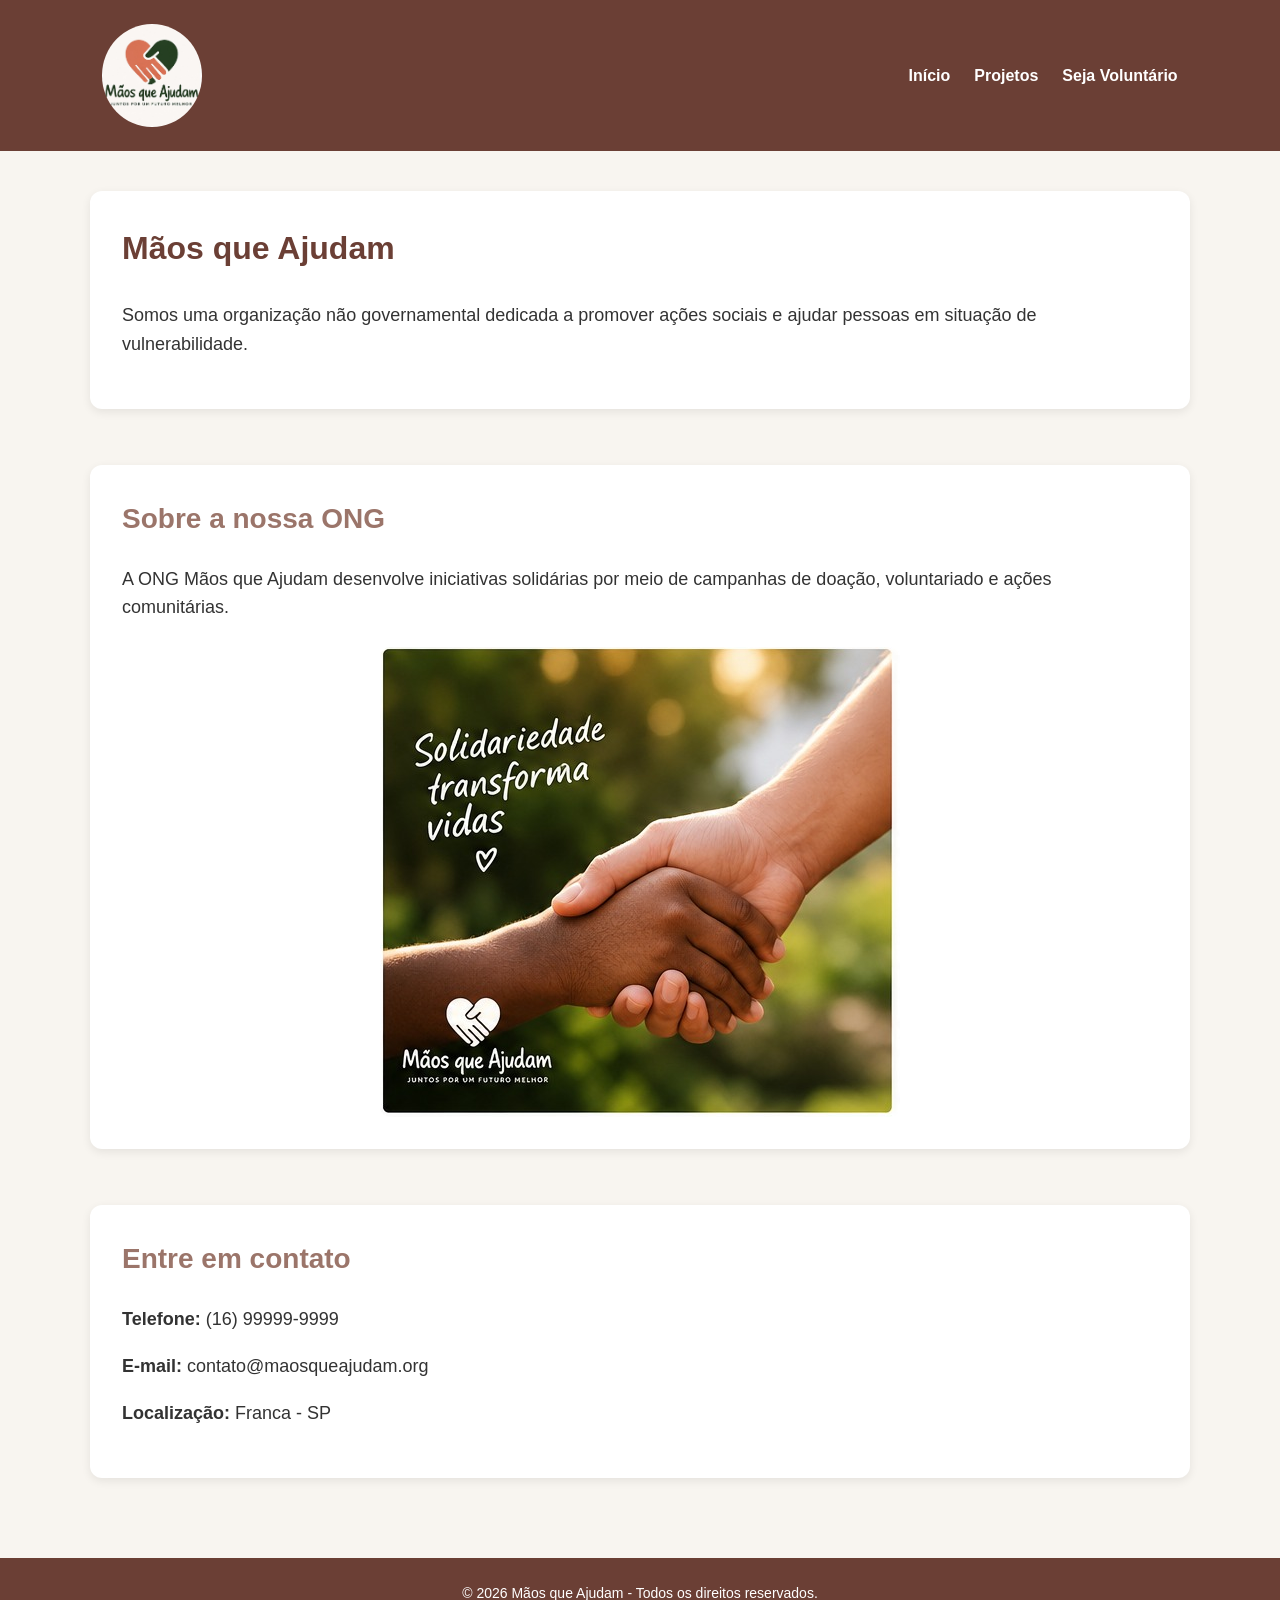
<file: index.html>
<!DOCTYPE html>
<html lang="pt-BR">

<head>
    <meta charset="UTF-8">
    <meta name="viewport" content="width=device-width, initial-scale=1.0">


    <title>Mãos que Ajudam - ONG</title>


    <link rel="stylesheet" href="css/style.css">
</head>

<body>

    <header>

        <img src="img/logo.png"
             alt="Logo da ONG Mãos que Ajudam">

        <button class="menu-toggle" type="button" aria-label="Abrir menu">
    ☰
</button>

<nav class="menu">

    <a href="index.html" data-route="inicio">Início</a>

    <div class="dropdown">

        <a href="projetos.html" data-route="projetos">Projetos</a>

        <div class="submenu">

            <a href="projetos.html">Campanhas de Doação</a>
            <a href="projetos.html">Voluntariado</a>
            <a href="projetos.html">Ações Sociais</a>

        </div>

    </div>

    <a href="cadastro.html" data-route="cadastro">Seja Voluntário</a>
</nav>

    </header>


    <main>
    <div id="app">

        <section>

            <h1>Mãos que Ajudam</h1>

            <p>
                Somos uma organização não governamental dedicada
                a promover ações sociais e ajudar pessoas em situação
                de vulnerabilidade.
            </p>

        </section>


        <section>

            <h2>Sobre a nossa ONG</h2>

            <p>
                A ONG Mãos que Ajudam desenvolve iniciativas
                solidárias por meio de campanhas de doação,
                voluntariado e ações comunitárias.
            </p>

            <img src="img/ong.png"
                 alt="Pessoas realizando uma ação solidária">

        </section>


        <section>

            <h2>Entre em contato</h2>

            <p>
                <strong>Telefone:</strong>
                (16) 99999-9999
            </p>

            <p>
                <strong>E-mail:</strong>
                contato@maosqueajudam.org
            </p>

            <p>
                <strong>Localização:</strong>
                Franca - SP
            </p>

        </section>

        </div>
    </main>


    <footer>

        <p>
            &copy; 2026 Mãos que Ajudam - Todos os direitos reservados.
        </p>

    </footer>

    <script src="js/script.js"></script>

</body>

</html>
</file>
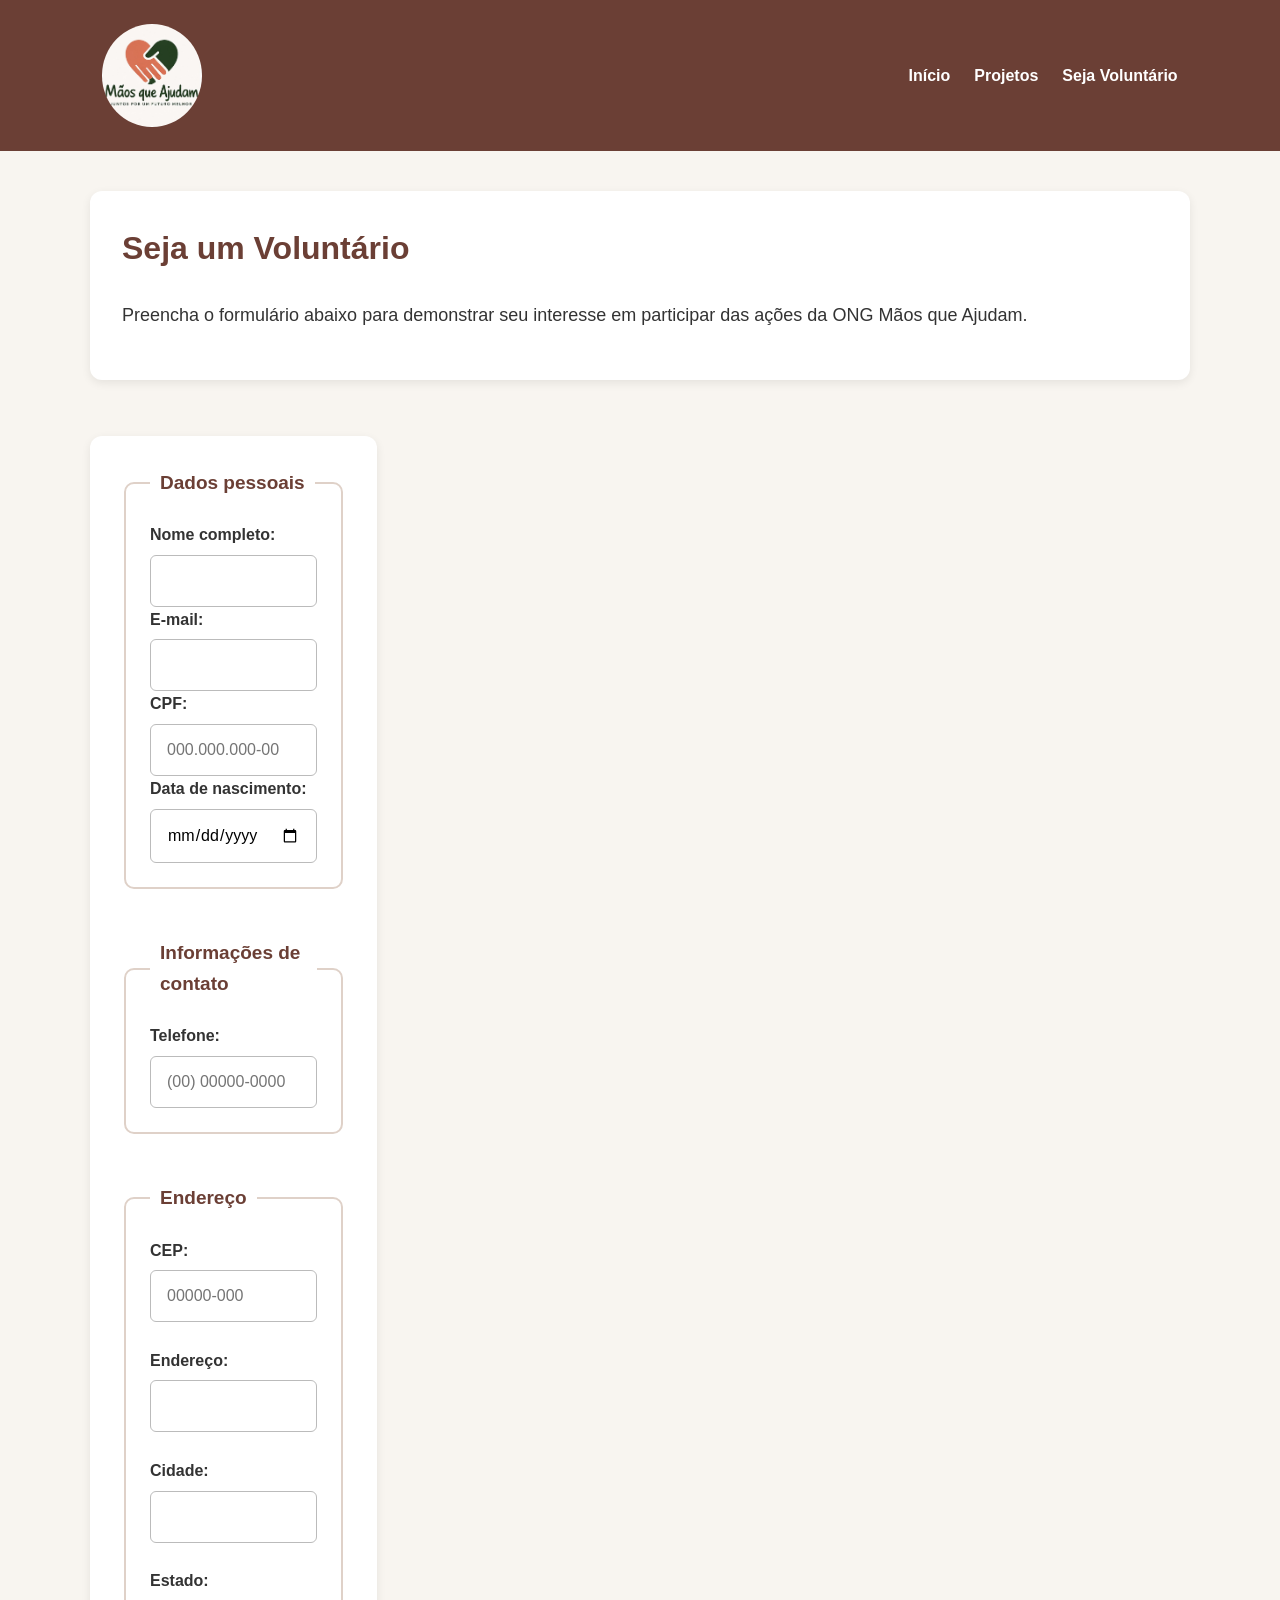
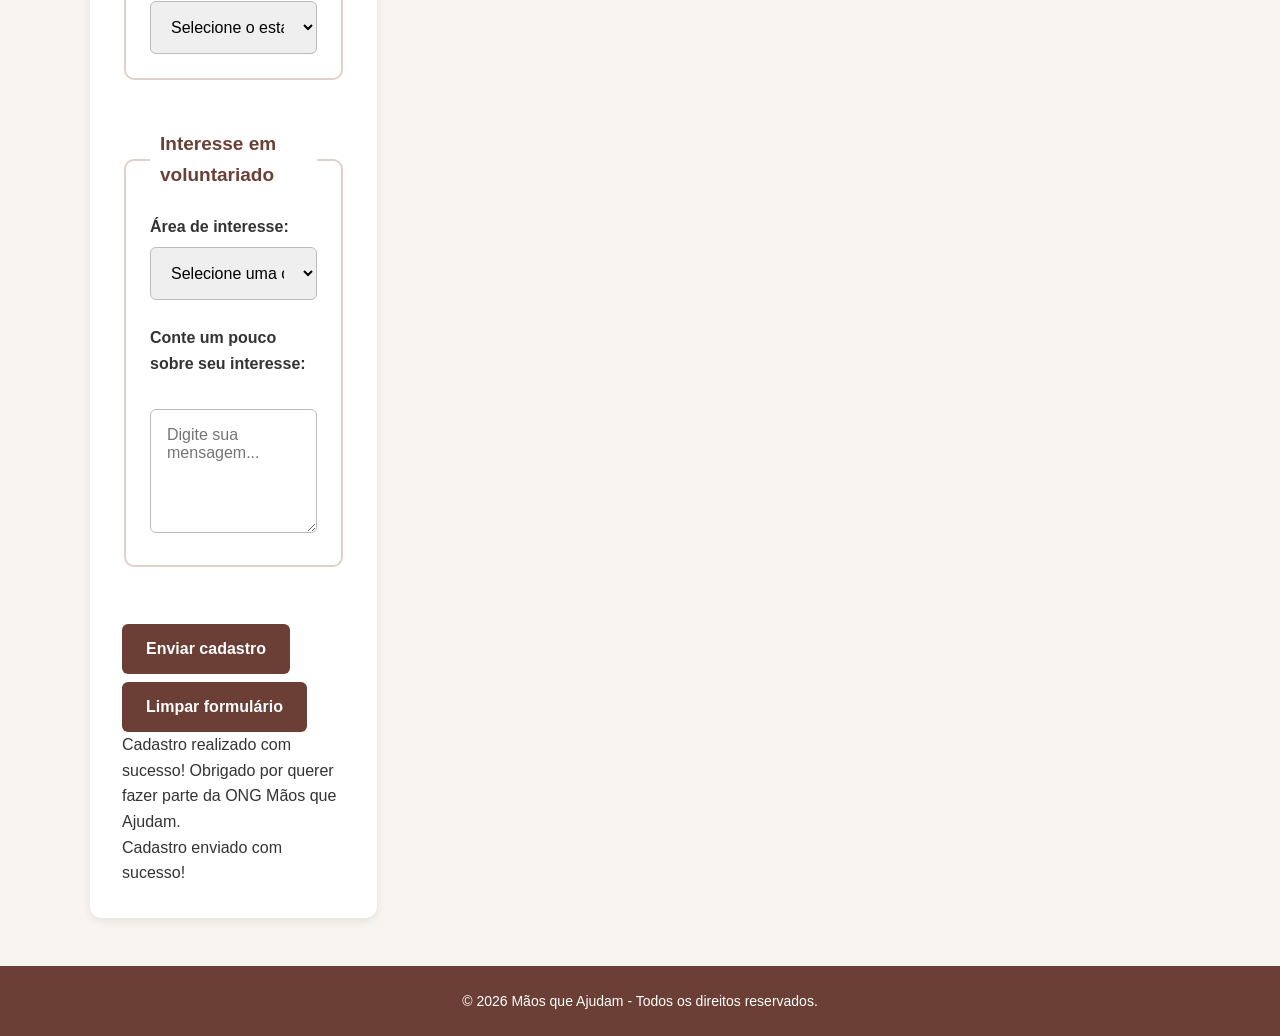
<file: cadastro.html>
<!DOCTYPE html>
<html lang="pt-BR">

<head>
    <meta charset="UTF-8">
    <meta name="viewport" content="width=device-width, initial-scale=1.0">

    <title>Cadastro de Voluntário - Mãos que Ajudam</title>

    <link rel="stylesheet" href="css/style.css">
</head>

<body>

    <header>

        <img src="img/logo.png"
             alt="Logo da ONG Mãos que Ajudam">

        <nav>
            <a href="index.html">Início</a>
            <a href="projetos.html">Projetos</a>
            <a href="cadastro.html">Seja Voluntário</a>
        </nav>

    </header>


    <main>

        <section>

            <h1>Seja um Voluntário</h1>

            <p>
                Preencha o formulário abaixo para demonstrar
                seu interesse em participar das ações da ONG
                Mãos que Ajudam.
            </p>

        </section>


        <form id="formulario-cadastro" class="formulario-cadastro">


            <fieldset>

                <legend>Dados pessoais</legend>

    <div class="campo-formulario">
    <label for="nome">
        Nome completo:
    </label>

    <input
        type="text"
        id="nome"
        name="nome"
        required
        autocomplete="name"
    >
</div>

<div class="campo-formulario">
    <label for="email">
        E-mail:
    </label>

    <input
        type="email"
        id="email"
        name="email"
        required
        autocomplete="email"
    >
</div>

                <div class="campo-formulario">
    <label for="cpf">
        CPF:
    </label>

    <input
        type="text"
        id="cpf"
        name="cpf"
        placeholder="000.000.000-00"
        pattern="[0-9]{3}\.?[0-9]{3}\.?[0-9]{3}-?[0-9]{2}"
        maxlength="14"
        inputmode="numeric"
        required
    >
</div>

<div class="campo-formulario">
    <label for="data-nascimento">
        Data de nascimento:
    </label>

    <input
        type="date"
        id="data-nascimento"
        name="data-nascimento"
        required
        autocomplete="bday"
    >
</div>

            </fieldset>


            <br>


            <fieldset>

                <legend>Informações de contato</legend>

                <label for="telefone">
                    Telefone:
                </label>

                <input
                    type="tel"
                    id="telefone"
                    name="telefone"
                    placeholder="(00) 00000-0000"
                    pattern="\([0-9]{2}\) [0-9]{5}-[0-9]{4}"
                    maxlength="15"
                    inputmode="tel"
                    required
                    autocomplete="tel"
                >

            </fieldset>


            <br>


            <fieldset>

                <legend>Endereço</legend>

                <label for="cep">
                    CEP:
                </label>

                <input
                    type="text"
                    id="cep"
                    name="cep"
                    placeholder="00000-000"
                    pattern="[0-9]{5}-[0-9]{3}"
                    maxlength="9"
                    inputmode="numeric"
                    required
                    autocomplete="postal-code"
                >


                <br><br>


                <label for="endereco">
                    Endereço:
                </label>

                <input
                    type="text"
                    id="endereco"
                    name="endereco"
                    required
                    autocomplete="address-line1"
                >


                <br><br>


                <label for="cidade">
                    Cidade:
                </label>

                <input
                    type="text"
                    id="cidade"
                    name="cidade"
                    required
                    autocomplete="address-level2"
                >


                <br><br>


                <label for="estado">
                    Estado:
                </label>

                <select
                    id="estado"
                    name="estado"
                    required
                    autocomplete="address-level1"
                >

                    <option value="">
                        Selecione o estado
                    </option>

                    <option value="AC">Acre</option>
                <option value="AL">Alagoas</option>
                <option value="AP">Amapá</option>
                <option value="AM">Amazonas</option>
                <option value="BA">Bahia</option>
                <option value="CE">Ceará</option>
                <option value="DF">Distrito Federal</option>
                <option value="ES">Espírito Santo</option>
                <option value="GO">Goiás</option>
                <option value="MA">Maranhão</option>
                <option value="MT">Mato Grosso</option>
                <option value="MS">Mato Grosso do Sul</option>
                <option value="MG">Minas Gerais</option>
                <option value="PA">Pará</option>
                <option value="PB">Paraíba</option>
                <option value="PR">Paraná</option>
                <option value="PE">Pernambuco</option>
                <option value="PI">Piauí</option>
                <option value="RJ">Rio de Janeiro</option>
                <option value="RN">Rio Grande do Norte</option>
                <option value="RS">Rio Grande do Sul</option>
                <option value="RO">Rondônia</option>
                <option value="RR">Roraima</option>
                <option value="SC">Santa Catarina</option>
                <option value="SP">São Paulo</option>
                <option value="SE">Sergipe</option>
                <option value="TO">Tocantins</option>

                </select>

            </fieldset>


            <br>


            <fieldset>

                <legend>Interesse em voluntariado</legend>

                <label for="area">
                    Área de interesse:
                </label>

                <select
                    id="area"
                    name="area"
                    required
                >

                    <option value="">
                        Selecione uma opção
                    </option>

                    <option value="doacoes">
                        Organização de doações
                    </option>

                    <option value="campanhas">
                        Campanhas solidárias
                    </option>

                    <option value="eventos">
                        Eventos e ações sociais
                    </option>

                    <option value="comunicacao">
                        Comunicação e divulgação
                    </option>

                </select>


                <br><br>


                <label for="mensagem">
                    Conte um pouco sobre seu interesse:
                </label>

                <br>

                <textarea
                    id="mensagem"
                    name="mensagem"
                    rows="5"
                    cols="40"
                    placeholder="Digite sua mensagem..."
                ></textarea>

            </fieldset>


            <br>


            <button type="submit">
                Enviar cadastro
            </button>

            <button type="reset">
                Limpar formulário
            </button>

            <div class="alerta sucesso" id="alerta-sucesso">
    Cadastro realizado com sucesso! Obrigado por querer fazer parte da ONG Mãos que Ajudam.
</div>

<div class="toast" id="toast">
    Cadastro enviado com sucesso!
</div>
        </form>

    </main>


    <footer>

        <p>
            &copy; 2026 Mãos que Ajudam - Todos os direitos reservados.
        </p>

    </footer>

    <script src="js/script.js"></script>

</body>

</html>
</file>
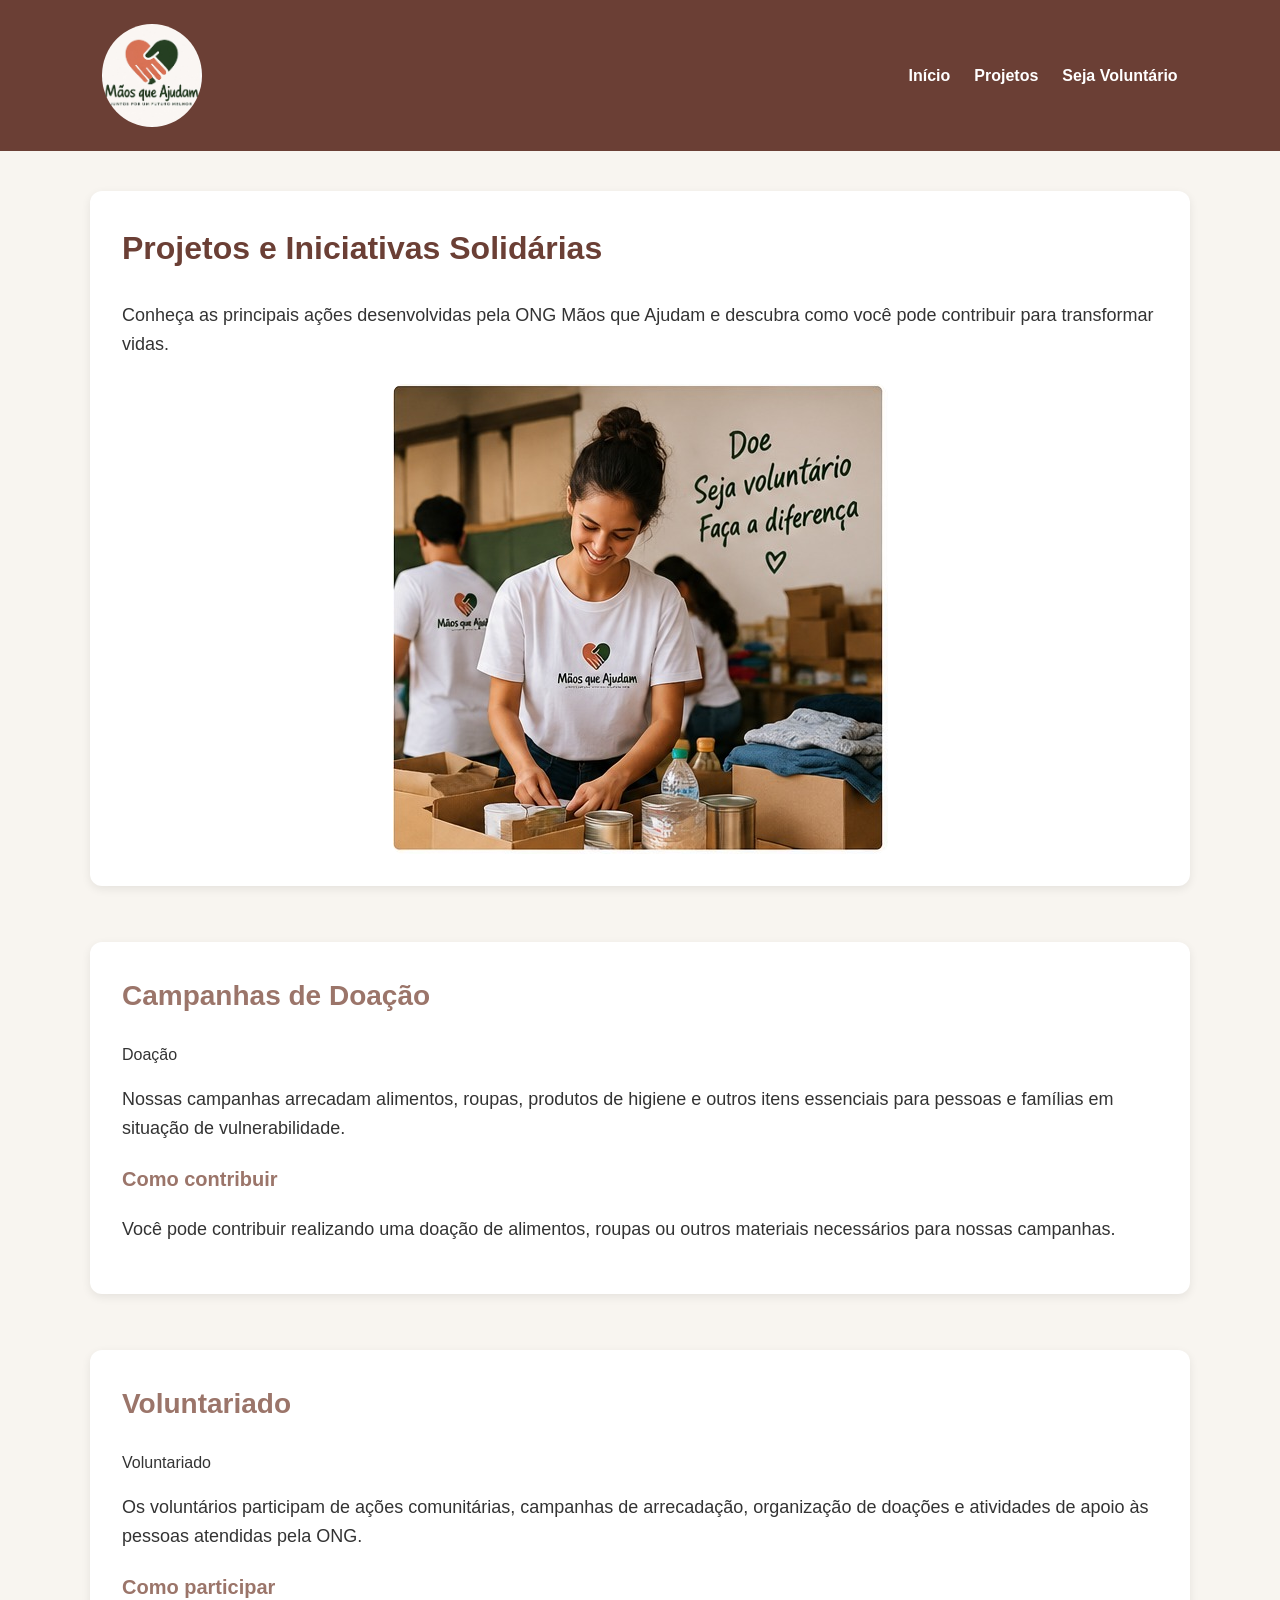
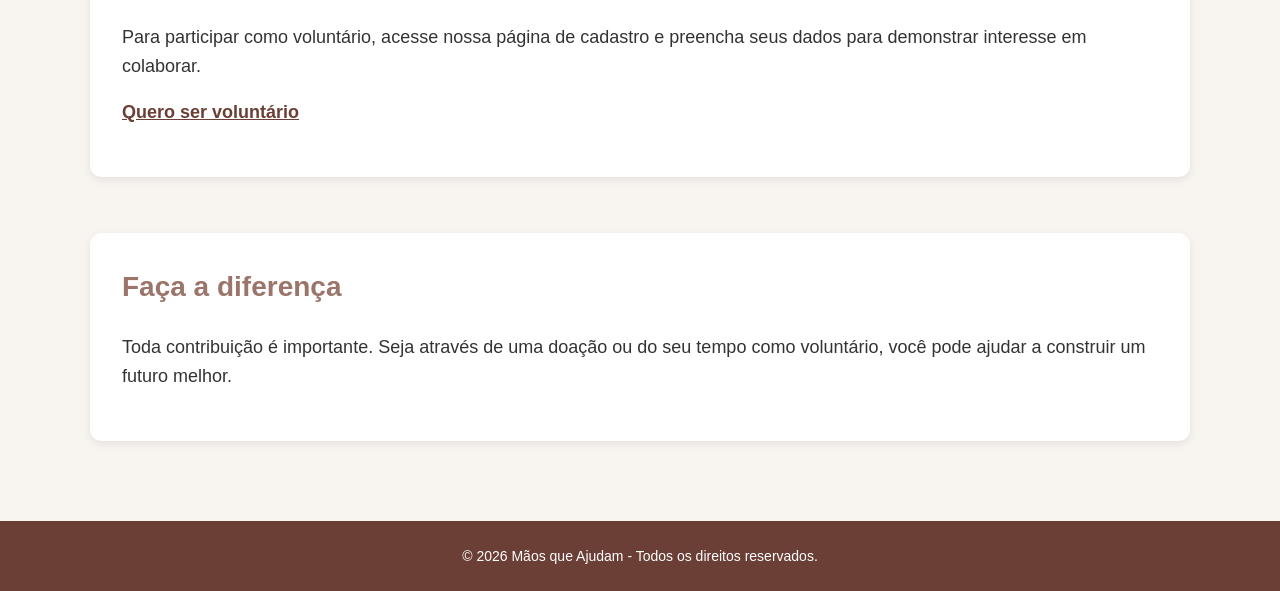
<file: projetos.html>
<!DOCTYPE html>
<html lang="pt-BR">

<head>
    <meta charset="UTF-8">
    <meta name="viewport" content="width=device-width, initial-scale=1.0">

    <title>Projetos - Mãos que Ajudam</title>

    <link rel="stylesheet" href="css/style.css">
</head>

<body>

    <header>

        <img src="img/logo.png"
             alt="Logo da ONG Mãos que Ajudam">

        <nav>
            <a href="index.html">Início</a>
            <a href="projetos.html">Projetos</a>
            <a href="cadastro.html">Seja Voluntário</a>
        </nav>

    </header>


    <main>

        <section>

            <h1>Projetos e Iniciativas Solidárias</h1>

            <p>
                Conheça as principais ações desenvolvidas pela
                ONG Mãos que Ajudam e descubra como você pode
                contribuir para transformar vidas.
            </p>

            <img src="img/projetos.png"
                 alt="Voluntários organizando doações para uma ação social">

        </section>


        <section>

            <h2>Campanhas de Doação</h2>

            <span class="badge">Doação</span>

            <p>
                Nossas campanhas arrecadam alimentos, roupas,
                produtos de higiene e outros itens essenciais
                para pessoas e famílias em situação de vulnerabilidade.
            </p>

            <h3>Como contribuir</h3>

            <p>
                Você pode contribuir realizando uma doação de
                alimentos, roupas ou outros materiais necessários
                para nossas campanhas.
            </p>

        </section>


        <section>

            <h2>Voluntariado</h2>

            <span class="badge">Voluntariado</span>

            <p>
                Os voluntários participam de ações comunitárias,
                campanhas de arrecadação, organização de doações
                e atividades de apoio às pessoas atendidas pela ONG.
            </p>

            <h3>Como participar</h3>

            <p>
                Para participar como voluntário, acesse nossa página
                de cadastro e preencha seus dados para demonstrar
                interesse em colaborar.
            </p>

            <p>
                <a href="cadastro.html">
                    Quero ser voluntário
                </a>
            </p>

        </section>


        <section>

            <h2>Faça a diferença</h2>

            <p>
                Toda contribuição é importante. Seja através de uma
                doação ou do seu tempo como voluntário, você pode
                ajudar a construir um futuro melhor.
            </p>

        </section>

    </main>


    <footer>

        <p>
            &copy; 2026 Mãos que Ajudam - Todos os direitos reservados.
        </p>

    </footer>

</body>

</html>
</file>
<file: css/style.css>
/* ==============================
   CONFIGURAÇÕES GERAIS
============================== */

:root {

    /* CORES */
    --cor-primaria: #6B3F35;
    --cor-primaria-escura: #432720;
    --cor-secundaria: #9B756A;
    --cor-secundaria-clara: #DFD1C8;

    --cor-neutra-1: #FFFFFF;
    --cor-neutra-2: #F8F5F0;
    --cor-neutra-3: #333333;
    --cor-neutra-4: #BBBBBB;

    /* TIPOGRAFIA */
    --fonte-tamanho-1: 16px;
    --fonte-tamanho-2: 18px;
    --fonte-tamanho-3: 20px;
    --fonte-tamanho-4: 28px;
    --fonte-tamanho-5: 32px;

    /* ESPAÇAMENTOS */
    --espaco-1: 4px;
    --espaco-2: 8px;
    --espaco-3: 16px;
    --espaco-4: 24px;
    --espaco-5: 32px;
    --espaco-6: 48px;
    --espaco-7: 64px;

}

* {
    box-sizing: border-box;
}

body {
    margin: 0;
    font-family: Arial, Helvetica, sans-serif;
    background-color: var(--cor-neutra-2);
    color: var(--cor-neutra-3);
    line-height: 1.6;
    font-size: var(--fonte-tamanho-1);
}


/* ==============================
   CABEÇALHO
============================== */

header {
    background-color: var(--cor-primaria);
    padding: var(--espaco-4) 8%;
    display: flex;
    align-items: center;
    justify-content: space-between;
    gap: 30px;
}

header img {
    width: 100px;
    height: auto;
    border-radius: 50%;
}

nav {
    display: flex;
    gap: var(--espaco-4);
    align-items: center;
}
.menu-toggle {
    display: none;
}
.dropdown {
    position: relative;
}

.submenu {
    display: none;
    position: absolute;
    top: 100%;
    left: 0;
    min-width: 220px;
    background-color: var(--cor-neutra-1);
    padding: var(--espaco-2);
    box-shadow: 0 3px 10px rgba(0, 0, 0, 0.15);
    z-index: 1000;
}

.dropdown:hover .submenu {
    display: block;
}

.dropdown:focus-within .submenu {
    display: block;
}

.submenu a {
    display: block;
    padding: var(--espaco-2);
    color: var(--cor-primaria);
    text-decoration: none;
}

.submenu a:hover {
    background-color: var(--cor-secundaria-clara);
}

nav a {
    color: white;
    text-decoration: none;
    font-weight: bold;
}

nav a:hover {
    text-decoration: underline;
}


/* ==============================
   CONTEÚDO PRINCIPAL
============================== */

main {
    width: 90%;
    max-width: 1100px;
    margin: 40px auto;

    display: grid;
    grid-template-columns: repeat(12, 1fr);
    gap: var(--espaco-4);
}
main section,
#app section {
    grid-column: 1 / -1;
}

#app {
    display: contents;
}

section {
    background-color: var(--cor-neutra-1);
    padding: var(--espaco-5);
    margin-bottom: var(--espaco-5);
    border-radius: 12px;
    box-shadow: 0 3px 10px rgba(0, 0, 0, 0.08);
}

h1 {
    color: var(--cor-primaria);
    font-size: var(--fonte-tamanho-5);
    margin-top: 0;
}

h2 {
    color: var(--cor-secundaria);
    font-size: var(--fonte-tamanho-4);
    margin-top: 0;
}

h3 {
    color: var(--cor-secundaria);
    font-size: var(--fonte-tamanho-3);
}


p {
    font-size: var(--fonte-tamanho-2);
}


/* ==============================
   IMAGENS
============================== */

main img {
    max-width: 100%;
    height: auto;
    display: block;
    margin: 25px auto 0;
    border-radius: 10px;
}


/* ==============================
   LINKS
============================== */

main a {
    color: #6b3f35;
    font-weight: bold;
}

main a:hover {
    color: #432720;
}


/* ==============================
   FORMULÁRIO
============================== */

form {
    background-color: var(--cor-neutra-1);
    padding: var(--espaco-5);
    border-radius: 12px;
    box-shadow: 0 3px 10px rgba(0, 0, 0, 0.08);
}

fieldset {
    border: 2px solid var(--cor-secundaria-clara);
    border-radius: 10px;
    padding: var(--espaco-4);
    margin-bottom: var(--espaco-4);
}

legend {
    color: #6b3f35;
    font-weight: bold;
    font-size: 19px;
    padding: 0 10px;
}

label {
    display: block;
    margin-bottom: 7px;
    font-weight: bold;
}

input,
select,
textarea {
    width: 100%;
    padding: var(--espaco-3);
    border: 1px solid var(--cor-neutra-4);
    border-radius: 6px;
    font-size: 16px;
    font-family: inherit;
}

input:focus,
select:focus,
textarea:focus {
    outline: 2px solid var(--cor-secundaria);
    border-color: var(--cor-primaria);
}

textarea {
    resize: vertical;
}


/* ==============================
   BOTÕES
============================== */

button {
    padding: var(--espaco-3) var(--espaco-4);
    margin-right: var(--espaco-2);
    margin-top: var(--espaco-2);
    border: none;
    border-radius: 6px;
    background-color: var(--cor-primaria);
    color: var(--cor-neutra-1);
    font-size: 16px;
    font-weight: bold;
    cursor: pointer;
}

button:hover {
    background-color: var(--cor-primaria-escura);
}


/* ==============================
   RODAPÉ
============================== */

footer {
    background-color: var(--cor-primaria);
    color: var(--cor-neutra-1);
    text-align: center;
    padding: var(--espaco-4);
    margin-top: var(--espaco-6);
}

footer p {
    margin: 0;
    font-size: 14px;
}


/* ==============================
   RESPONSIVIDADE
============================== */
/* ==============================
   BREAKPOINT 1 - TELAS GRANDES
============================== */

@media (max-width: 1200px) {

    main {
        width: 92%;
    }

}


/* ==============================
   BREAKPOINT 2 - NOTEBOOKS
============================== */

@media (max-width: 992px) {

    main {
        width: 94%;
    }

    header {
        padding-left: 5%;
        padding-right: 5%;
    }

}


/* ==============================
   BREAKPOINT 3 - TABLETS
============================== */

@media (max-width: 768px) {

header {
        flex-direction: column;
        text-align: center;
    }

.menu-toggle {
    display: block;
    font-size: 28px;
    padding: 8px 12px;
    margin: 0;
    }

.menu {
    display: none;
    flex-direction: column;
    width: 100%;
    text-align: center;
}

.menu.ativo {
    display: flex;
}
    
    
    nav {
        flex-wrap: wrap;
        justify-content: center;
    }

}


/* ==============================
   BREAKPOINT 4 - CELULARES
============================== */

@media (max-width: 576px) {

    main {
        width: 96%;
    }

    section,
    form {
        padding: var(--espaco-4);
    }

    h1 {
        font-size: var(--fonte-tamanho-4);
    }

    p {
        font-size: var(--fonte-tamanho-1);
    }

    button {
        width: 100%;
        margin: var(--espaco-2) 0;
    }

}


/* ==============================
   BREAKPOINT 5 - CELULARES PEQUENOS
============================== */

@media (max-width: 400px) {

    header img {
        width: 80px;
    }

    nav {
        gap: var(--espaco-2);
    }

    section,
    form {
        padding: var(--espaco-3);
    }

    h1 {
        font-size: var(--fonte-tamanho-3);
    }
    
 /* ==============================
   BADGES
============================== */

.badge {
    display: inline-block;
    background-color: var(--cor-secundaria-clara);
    color: var(--cor-primaria-escura);
    padding: 4px 12px;
    border-radius: 20px;
    font-size: 14px;
    font-weight: bold;
    margin-bottom: 12px;
}

/* ==============================
   ALERTAS
============================== */

.alerta {
    padding: 16px;
    margin-top: 20px;
    border-radius: 8px;
    font-weight: bold;
    border: 1px solid;
}

.alerta.sucesso {
    background-color: #E8F5E9 !important;
    color: #2E7D32 !important;
    border-color: #81C784 !important;
}

.formulario-cadastro {
    width: 100%;
    max-width: 1100px;
    margin: 0 auto;
}

.formulario-cadastro fieldset {
    display: grid;
    grid-template-columns: 1fr 1fr;
    gap: 20px;
}

.formulario-cadastro fieldset legend {
    grid-column: 1 / -1;
}

.campo-formulario {
    display: flex;
    flex-direction: column;
}

.formulario-cadastro fieldset label {
    margin-bottom: 0;
}

.formulario-cadastro fieldset input,
.formulario-cadastro fieldset select,
.formulario-cadastro fieldset textarea {
    width: 100%;
    box-sizing: border-box;
}
.toast {
    display: none;
    position: fixed;
    bottom: 30px;
    right: 30px;
    background-color: var(--cor-primaria);
    color: white;
    padding: 16px 24px;
    border-radius: 8px;
    box-shadow: 0 4px 12px rgba(0, 0, 0, 0.2);
    font-weight: bold;
    z-index: 2000;
}

/* Ajuste da estrutura SPA */
#app {
    display: contents;
}
</file>
